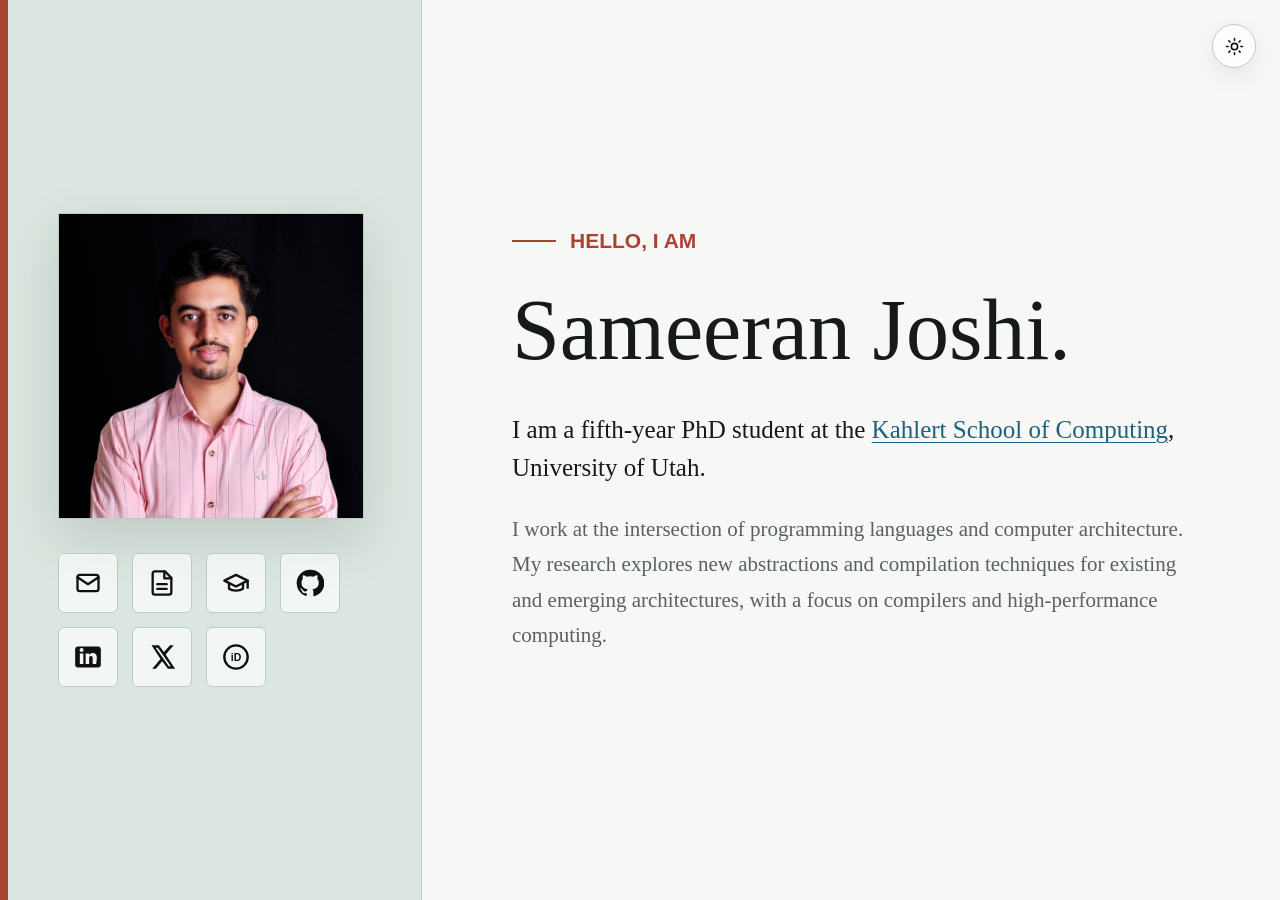
<file: index.html>
<!DOCTYPE html>
<html lang="en">
<head>
  <meta charset="UTF-8">
  <meta name="viewport" content="width=device-width, initial-scale=1.0">
  <title>Sameeran Joshi</title>
  <meta name="description" content="Sameeran Joshi is a PhD student at the University of Utah researching programming languages, compilers, and high-performance computing.">
  <script>
    (function () {
      var savedTheme = null;
      var prefersDark = window.matchMedia("(prefers-color-scheme: dark)").matches;
      try {
        savedTheme = localStorage.getItem("theme");
      } catch (error) {
        savedTheme = null;
      }
      var theme = savedTheme || (prefersDark ? "dark" : "light");
      document.documentElement.dataset.theme = theme;
      document.documentElement.style.colorScheme = theme;
    }());
  </script>
  <link rel="stylesheet" href="/style.css">
</head>
<body class="home">
  <button class="theme-toggle" type="button" aria-label="Switch to dark theme" title="Switch to dark theme">
    <img class="sun-icon" src="/icons/sun.svg" alt="">
    <img class="moon-icon" src="/icons/moon.svg" alt="">
  </button>

  <aside class="profile" aria-label="Portrait and profile links">
    <div class="profile-photo">
      <img src="/joshi01_30_30.jpg" alt="Portrait of Sameeran Joshi">
    </div>

    <nav class="social-links" aria-label="Contact and social profiles">
      <a class="social-link" href="mailto:sameeran@cs.utah.edu" aria-label="Email" data-label="Email">
        <img src="/icons/mail.svg" alt="">
      </a>
      <a class="social-link" href="/resume.pdf" aria-label="Resume" data-label="Resume">
        <img src="/icons/file-text.svg" alt="">
      </a>
      <a class="social-link" href="https://scholar.google.com/citations?user=QQ-2bMYAAAAJ" aria-label="Google Scholar" data-label="Scholar">
        <img src="/icons/graduation-cap.svg" alt="">
      </a>
      <a class="social-link" href="https://github.com/Sameeranjoshi" aria-label="GitHub" data-label="GitHub">
        <img src="/icons/github.svg" alt="">
      </a>
      <a class="social-link" href="https://www.linkedin.com/in/sameeran-joshi-b8b1b9144" aria-label="LinkedIn" data-label="LinkedIn">
        <img src="/icons/linkedin.svg" alt="">
      </a>
      <a class="social-link" href="https://twitter.com/sameeran_joshi" aria-label="X / Twitter" data-label="X / Twitter">
        <img src="/icons/x.svg" alt="">
      </a>
      <a class="social-link" href="https://orcid.org/0009-0003-0345-4235" aria-label="ORCID" data-label="ORCID">
        <img src="/icons/orcid.svg" alt="">
      </a>
    </nav>
  </aside>

  <main class="main-column">
    <div class="intro">
      <p class="kicker">Hello, I am</p>
      <h1>Sameeran Joshi.</h1>
      <p class="intro-copy">I am a fifth-year PhD student at the <a href="https://www.cs.utah.edu/">Kahlert School of Computing</a>, University of Utah.</p>
      <p>I work at the intersection of programming languages and computer architecture. My research explores new abstractions and compilation techniques for existing and emerging architectures, with a focus on compilers and high-performance computing.</p>
    </div>
  </main>

  <script>
    (function () {
      var button = document.querySelector(".theme-toggle");

      function setTheme(theme) {
        var nextTheme = theme === "dark" ? "light" : "dark";
        document.documentElement.dataset.theme = theme;
        document.documentElement.style.colorScheme = theme;
        button.setAttribute("aria-label", "Switch to " + nextTheme + " theme");
        button.setAttribute("title", "Switch to " + nextTheme + " theme");
      }

      setTheme(document.documentElement.dataset.theme || "light");
      button.addEventListener("click", function () {
        var nextTheme = document.documentElement.dataset.theme === "dark" ? "light" : "dark";
        try {
          localStorage.setItem("theme", nextTheme);
        } catch (error) {
          // The toggle still works when storage is unavailable.
        }
        setTheme(nextTheme);
      });
    }());
  </script>
</body>
</html>
</file>
<file: style.css>
:root {
  color-scheme: light;
  --background: #f7f8f5;
  --panel: #dce6e0;
  --panel-strong: #c8d7cf;
  --ink: #161a18;
  --muted: #59625d;
  --line: #bdcbc3;
  --accent: #a74434;
  --link: #1d617d;
  --control: rgba(255, 255, 255, 0.64);
  --control-hover: #a74434;
  --icon-filter: none;
  --photo-shadow: 0 20px 50px rgba(40, 60, 50, 0.16);
}

html[data-theme="dark"] {
  color-scheme: dark;
  --background: #111513;
  --panel: #1c2822;
  --panel-strong: #2c3b33;
  --ink: #f2f0e9;
  --muted: #abb4ae;
  --line: #3b4941;
  --accent: #ee8a73;
  --link: #82bdd3;
  --control: rgba(17, 21, 19, 0.66);
  --control-hover: #c96852;
  --icon-filter: invert(1);
  --photo-shadow: 0 20px 56px rgba(0, 0, 0, 0.3);
}

* {
  box-sizing: border-box;
}

html {
  background: var(--background);
}

body {
  margin: 0;
  background: var(--background);
  color: var(--ink);
  font-family: Georgia, "Times New Roman", serif;
  font-size: 17px;
  line-height: 1.68;
  -webkit-font-smoothing: antialiased;
}

a {
  color: var(--link);
  text-decoration-thickness: 1px;
  text-underline-offset: 4px;
}

a:hover,
a:focus-visible {
  color: var(--accent);
}

a:focus-visible,
button:focus-visible {
  outline: 2px solid var(--accent);
  outline-offset: 4px;
}

img {
  display: block;
  max-width: 100%;
  height: auto;
}

h1,
h2,
h3,
p {
  margin-top: 0;
}

h1,
h2,
h3 {
  line-height: 1.12;
  letter-spacing: 0;
}

p {
  color: var(--muted);
}

/* Home page */
.home {
  display: grid;
  grid-template-columns: minmax(380px, 33vw) minmax(0, 1fr);
  min-height: 100vh;
  min-height: 100svh;
  overflow-x: hidden;
}

.profile {
  position: relative;
  display: flex;
  min-height: 100vh;
  min-height: 100svh;
  flex-direction: column;
  align-items: flex-start;
  justify-content: center;
  padding: 48px clamp(38px, 4.5vw, 72px);
  background: var(--panel);
  border-right: 1px solid var(--line);
}

.profile::before {
  position: absolute;
  top: 0;
  left: 0;
  width: 8px;
  height: 100%;
  background: var(--accent);
  content: "";
}

.profile-photo {
  width: min(100%, 360px);
  aspect-ratio: 1;
  overflow: hidden;
  background: var(--panel-strong);
  border: 1px solid var(--line);
  box-shadow: var(--photo-shadow);
}

.profile-photo img {
  width: 100%;
  height: 100%;
  object-fit: cover;
}

.social-links {
  display: grid;
  grid-template-columns: repeat(4, 60px);
  gap: 14px;
  margin-top: 34px;
}

.social-link {
  position: relative;
  display: grid;
  width: 60px;
  height: 60px;
  place-items: center;
  background: var(--control);
  border: 1px solid var(--line);
  border-radius: 6px;
  color: var(--ink);
  text-decoration: none;
  transition: background-color 160ms ease, border-color 160ms ease, transform 160ms ease;
}

.social-link img {
  width: 28px;
  height: 28px;
  filter: var(--icon-filter);
}

.social-link:hover,
.social-link:focus-visible {
  background: var(--control-hover);
  border-color: var(--control-hover);
  transform: translateY(-2px);
}

.social-link:hover img,
.social-link:focus-visible img {
  filter: brightness(0) invert(1);
}

.social-link::after {
  position: absolute;
  top: calc(100% + 8px);
  left: 50%;
  z-index: 3;
  padding: 4px 7px;
  border-radius: 4px;
  background: var(--ink);
  color: var(--background);
  content: attr(data-label);
  font-family: Arial, Helvetica, sans-serif;
  font-size: 11px;
  line-height: 1;
  opacity: 0;
  pointer-events: none;
  transform: translate(-50%, -3px);
  transition: opacity 140ms ease, transform 140ms ease;
  white-space: nowrap;
}

.social-link:hover::after,
.social-link:focus-visible::after {
  opacity: 1;
  transform: translate(-50%, 0);
}

.main-column {
  position: relative;
  display: flex;
  min-height: 100vh;
  min-height: 100svh;
  align-items: center;
  padding: 72px clamp(56px, 7vw, 120px);
}

.intro {
  width: min(100%, 840px);
}

.kicker {
  display: flex;
  align-items: center;
  gap: 14px;
  margin-bottom: 18px;
  color: var(--accent);
  font-family: Arial, Helvetica, sans-serif;
  font-size: 12px;
  font-weight: 700;
  text-transform: uppercase;
}

.kicker::before {
  width: 44px;
  height: 2px;
  background: currentColor;
  content: "";
}

.intro h1 {
  margin-bottom: 32px;
  font-size: 86px;
  font-weight: 400;
}

.intro p {
  max-width: 780px;
  margin-bottom: 24px;
  font-size: 21px;
}

.intro .intro-copy {
  color: var(--ink);
  font-size: 25px;
  line-height: 1.55;
}

.theme-toggle {
  position: fixed;
  top: 24px;
  right: 24px;
  z-index: 10;
  display: grid;
  width: 44px;
  height: 44px;
  padding: 0;
  place-items: center;
  background: var(--control);
  border: 1px solid var(--line);
  border-radius: 50%;
  box-shadow: 0 8px 24px rgba(0, 0, 0, 0.08);
  cursor: pointer;
  transition: background-color 160ms ease, transform 160ms ease;
}

.theme-toggle:hover {
  background: var(--panel);
  transform: translateY(-2px);
}

.theme-toggle img {
  width: 19px;
  height: 19px;
  filter: var(--icon-filter);
}

.moon-icon,
html[data-theme="dark"] .sun-icon {
  display: none;
}

html[data-theme="dark"] .moon-icon {
  display: block;
}

/* Shared styles for the secondary pages. */
.site-header {
  border-bottom: 1px solid var(--line);
}

.nav {
  display: flex;
  align-items: center;
  justify-content: space-between;
  width: min(calc(100% - 48px), 920px);
  margin: 0 auto;
  padding: 18px 0;
  font-family: Arial, Helvetica, sans-serif;
  font-size: 13px;
}

.nav-brand {
  color: var(--ink);
  font-weight: 700;
  text-decoration: none;
}

.nav-links {
  display: flex;
  flex-wrap: wrap;
  gap: 18px;
  margin: 0;
  padding: 0;
  list-style: none;
}

.nav-links a {
  color: var(--muted);
}

.container {
  width: min(calc(100% - 48px), 700px);
  margin: 0 auto;
}

.hero {
  padding: 82px 0 56px;
}

.hero h1 {
  margin: 0 0 12px;
  font-size: 68px;
  font-weight: 400;
}

.hero .subtitle {
  max-width: 560px;
  font-size: 18px;
}

.eyebrow,
.section-label {
  display: block;
  margin-bottom: 10px;
  color: var(--accent);
  font-family: Arial, Helvetica, sans-serif;
  font-size: 12px;
  font-weight: 700;
  text-transform: uppercase;
}

.block {
  padding: 56px 0 72px;
  border-top: 1px solid var(--line);
}

.grid-2,
.image-grid {
  display: grid;
  grid-template-columns: repeat(2, minmax(0, 1fr));
  gap: 32px;
}

.card,
.image-item {
  color: inherit;
  text-decoration: none;
}

.card + .card {
  margin-top: 28px;
}

.grid-2 .card + .card {
  margin-top: 0;
}

.feature-title,
.exp-role {
  margin-bottom: 8px;
  font-size: 19px;
}

.image-item img,
.card img {
  width: 100%;
  aspect-ratio: 4 / 3;
  object-fit: cover;
}

.caption {
  padding-top: 10px;
  color: var(--muted);
  font-size: 15px;
}

.contact-list {
  margin: 0;
  padding-left: 20px;
}

.contact-list li + li {
  margin-top: 12px;
}

.site-footer {
  padding: 32px 0;
  border-top: 1px solid var(--line);
  color: var(--muted);
  font-family: Arial, Helvetica, sans-serif;
  font-size: 12px;
}

@media (max-width: 1000px) {
  .home {
    grid-template-columns: 340px minmax(0, 1fr);
  }

  .profile {
    padding-right: 30px;
    padding-left: 30px;
  }

  .social-links {
    grid-template-columns: repeat(4, 54px);
    gap: 12px;
  }

  .social-link {
    width: 54px;
    height: 54px;
  }

  .main-column {
    padding-right: 48px;
    padding-left: 48px;
  }

  .intro h1 {
    font-size: 66px;
  }
}

@media (max-width: 840px) {
  .home {
    display: block;
  }

  .profile {
    min-height: 0;
    flex-direction: row;
    align-items: center;
    justify-content: flex-start;
    gap: 24px;
    padding: 22px 80px 22px 28px;
    border-right: 0;
    border-bottom: 1px solid var(--line);
  }

  .profile::before {
    width: 100%;
    height: 5px;
  }

  .profile-photo {
    flex: 0 0 160px;
    width: 160px;
  }

  .social-links {
    grid-template-columns: repeat(4, 52px);
    gap: 10px;
    margin-top: 0;
  }

  .social-link {
    width: 52px;
    height: 52px;
  }

  .social-link::after {
    display: none;
  }

  .main-column {
    min-height: calc(100svh - 181px);
    align-items: flex-start;
    padding: 96px 24px 72px;
  }

  .intro h1 {
    margin-bottom: 26px;
    font-size: 52px;
  }

  .intro p {
    font-size: 18px;
  }

  .intro .intro-copy {
    font-size: 22px;
  }

  .theme-toggle {
    top: 18px;
    right: 18px;
  }

  .nav {
    align-items: flex-start;
    flex-direction: column;
    gap: 10px;
  }

  .nav-links {
    gap: 6px 14px;
  }

  .grid-2,
  .image-grid {
    grid-template-columns: 1fr;
  }

  .hero h1 {
    font-size: 48px;
  }
}

@media (max-width: 460px) {
  .profile {
    gap: 16px;
    padding: 20px 72px 20px 20px;
  }

  .profile-photo {
    flex-basis: 128px;
    width: 128px;
  }

  .social-links {
    grid-template-columns: repeat(3, 48px);
    gap: 8px;
  }

  .social-link {
    width: 48px;
    height: 48px;
  }

  .main-column {
    min-height: 0;
    padding-top: 56px;
  }

  .intro h1 {
    font-size: 44px;
  }
}

@media (prefers-reduced-motion: reduce) {
  *,
  *::before,
  *::after {
    scroll-behavior: auto !important;
    transition: none !important;
  }
}
</file>
